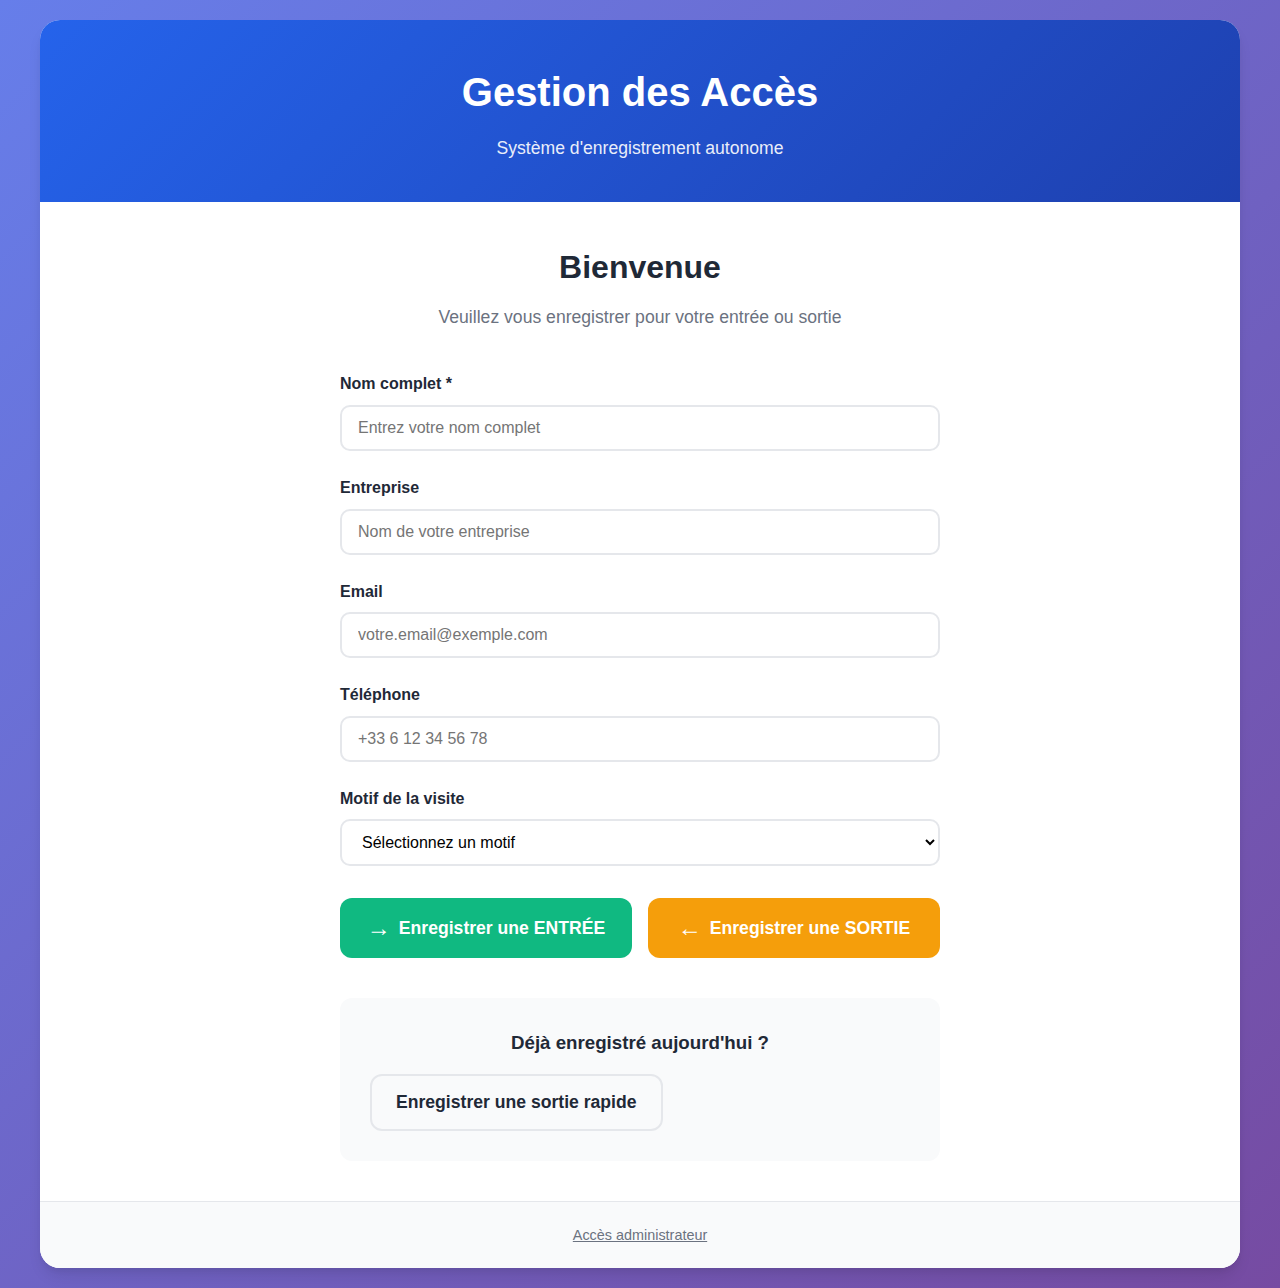
<file: index.html>
<!DOCTYPE html>
<html lang="fr">
<head>
    <meta charset="UTF-8">
    <meta name="viewport" content="width=device-width, initial-scale=1.0">
    <title>Système d'Enregistrement - Entrées/Sorties</title>
    <link rel="stylesheet" href="styles.css">
</head>
<body>
    <div class="container">
        <!-- Header -->
        <header class="header">
            <div class="logo-section">
                <h1>Gestion des Accès</h1>
                <p class="subtitle">Système d'enregistrement autonome</p>
            </div>
        </header>

        <!-- Main Content -->
        <main class="main-content">
            <!-- Visitor Registration Form -->
            <div id="registrationView" class="view active">
                <div class="welcome-message">
                    <h2>Bienvenue</h2>
                    <p>Veuillez vous enregistrer pour votre entrée ou sortie</p>
                </div>

                <form id="visitorForm" class="visitor-form">
                    <div class="form-group">
                        <label for="name">Nom complet *</label>
                        <input type="text" id="name" name="name" required placeholder="Entrez votre nom complet">
                    </div>

                    <div class="form-group">
                        <label for="company">Entreprise</label>
                        <input type="text" id="company" name="company" placeholder="Nom de votre entreprise">
                    </div>

                    <div class="form-group">
                        <label for="email">Email</label>
                        <input type="email" id="email" name="email" placeholder="votre.email@exemple.com">
                    </div>

                    <div class="form-group">
                        <label for="phone">Téléphone</label>
                        <input type="tel" id="phone" name="phone" placeholder="+33 6 12 34 56 78">
                    </div>

                    <div class="form-group">
                        <label for="visitReason">Motif de la visite</label>
                        <select id="visitReason" name="visitReason">
                            <option value="">Sélectionnez un motif</option>
                            <option value="meeting">Réunion</option>
                            <option value="delivery">Livraison</option>
                            <option value="maintenance">Maintenance</option>
                            <option value="interview">Entretien</option>
                            <option value="other">Autre</option>
                        </select>
                    </div>

                    <div class="action-buttons">
                        <button type="submit" name="action" value="entry" class="btn btn-entry">
                            <span class="btn-icon">→</span>
                            Enregistrer une ENTRÉE
                        </button>
                        <button type="submit" name="action" value="exit" class="btn btn-exit">
                            <span class="btn-icon">←</span>
                            Enregistrer une SORTIE
                        </button>
                    </div>
                </form>

                <!-- Quick Exit for returning visitors -->
                <div class="quick-exit-section">
                    <h3>Déjà enregistré aujourd'hui ?</h3>
                    <button id="quickExitBtn" class="btn btn-secondary">Enregistrer une sortie rapide</button>
                </div>
            </div>

            <!-- Success Message View -->
            <div id="successView" class="view">
                <div class="success-message">
                    <div class="success-icon">✓</div>
                    <h2 id="successTitle">Enregistrement réussi</h2>
                    <p id="successText">Votre entrée a été enregistrée</p>
                    <div class="success-details">
                        <p><strong>Nom:</strong> <span id="successName"></span></p>
                        <p><strong>Date:</strong> <span id="successDate"></span></p>
                        <p><strong>Heure:</strong> <span id="successTime"></span></p>
                    </div>
                    <button id="newEntryBtn" class="btn btn-primary">Nouvel enregistrement</button>
                </div>
            </div>

            <!-- Admin Panel -->
            <div id="adminView" class="view">
                <div class="admin-header">
                    <h2>Tableau de bord administrateur</h2>
                    <button id="closeAdminBtn" class="btn btn-secondary">Fermer</button>
                </div>

                <div class="stats-grid">
                    <div class="stat-card">
                        <h3>Présents actuellement</h3>
                        <p class="stat-number" id="currentVisitors">0</p>
                    </div>
                    <div class="stat-card">
                        <h3>Entrées aujourd'hui</h3>
                        <p class="stat-number" id="todayEntries">0</p>
                    </div>
                    <div class="stat-card">
                        <h3>Sorties aujourd'hui</h3>
                        <p class="stat-number" id="todayExits">0</p>
                    </div>
                    <div class="stat-card">
                        <h3>Total visites</h3>
                        <p class="stat-number" id="totalVisits">0</p>
                    </div>
                </div>

                <div class="visitors-section">
                    <h3>Visiteurs présents</h3>
                    <div id="currentVisitorsList" class="visitors-list"></div>
                </div>

                <div class="history-section">
                    <h3>Historique des enregistrements</h3>
                    <div class="filter-controls">
                        <input type="date" id="filterDate" class="filter-input">
                        <button id="exportBtn" class="btn btn-secondary">Exporter CSV</button>
                        <button id="clearDataBtn" class="btn btn-danger">Effacer les données</button>
                    </div>
                    <div id="historyList" class="history-list"></div>
                </div>
            </div>
        </main>

        <!-- Footer -->
        <footer class="footer">
            <button id="adminAccessBtn" class="admin-link">Accès administrateur</button>
        </footer>
    </div>

    <script src="script.js"></script>
</body>
</html>
</file>
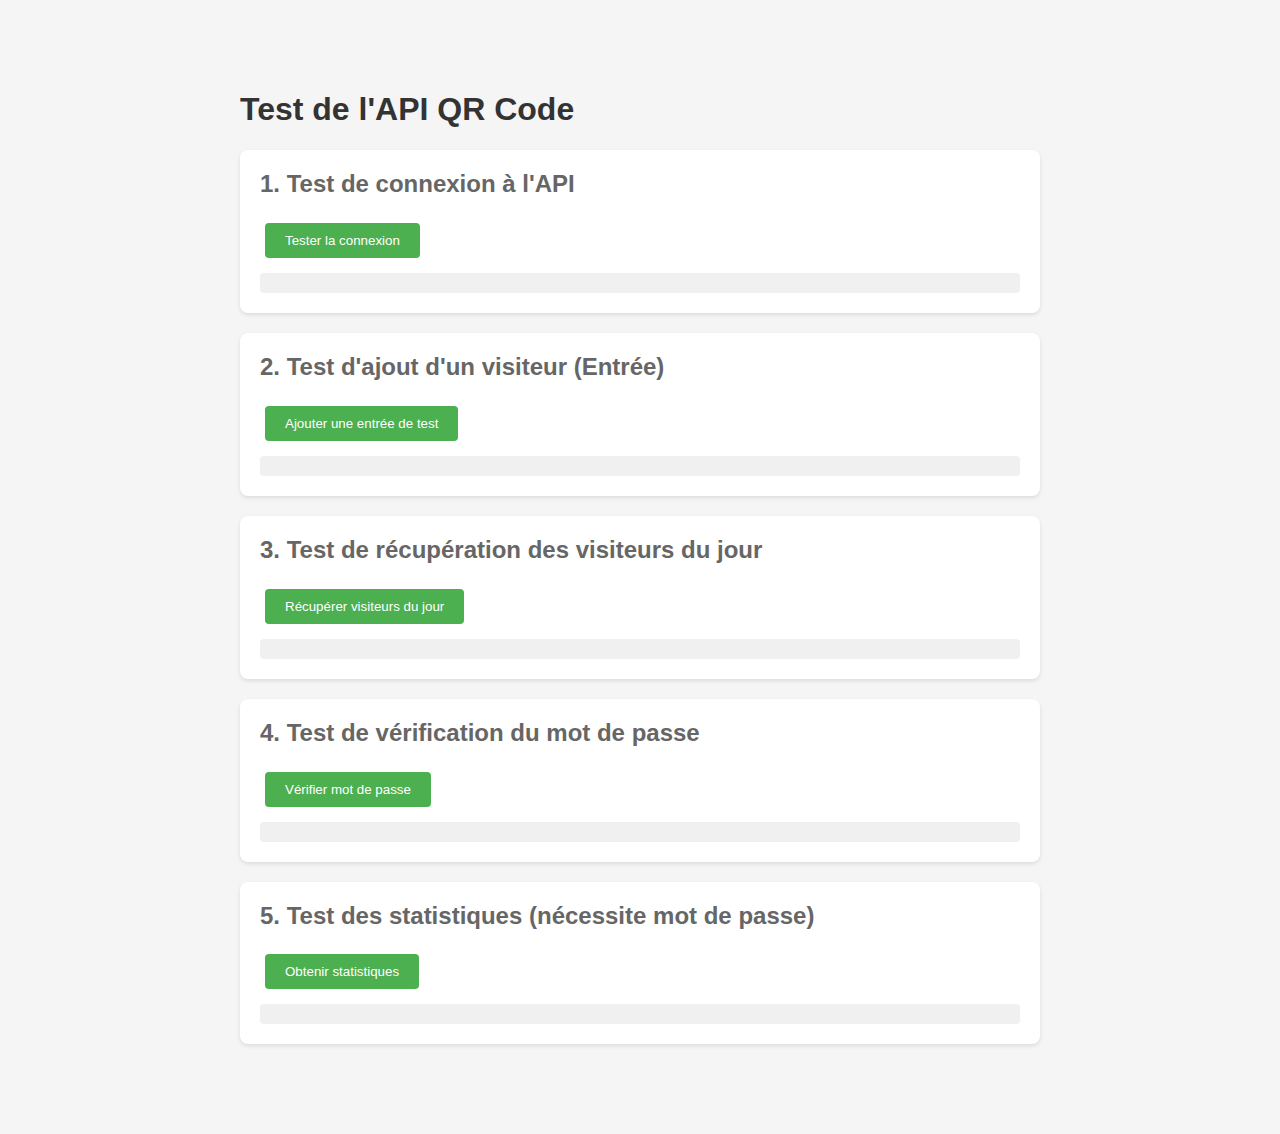
<file: test-api.html>
<!DOCTYPE html>
<html lang="fr">
<head>
    <meta charset="UTF-8">
    <meta name="viewport" content="width=device-width, initial-scale=1.0">
    <title>Test API - Système QR Code</title>
    <style>
        body {
            font-family: Arial, sans-serif;
            max-width: 800px;
            margin: 50px auto;
            padding: 20px;
            background: #f5f5f5;
        }
        .test-section {
            background: white;
            padding: 20px;
            margin: 20px 0;
            border-radius: 8px;
            box-shadow: 0 2px 4px rgba(0,0,0,0.1);
        }
        button {
            background: #4CAF50;
            color: white;
            padding: 10px 20px;
            border: none;
            border-radius: 4px;
            cursor: pointer;
            margin: 5px;
        }
        button:hover {
            background: #45a049;
        }
        .result {
            background: #f0f0f0;
            padding: 10px;
            margin-top: 10px;
            border-radius: 4px;
            white-space: pre-wrap;
            font-family: monospace;
            font-size: 12px;
        }
        .success { color: green; }
        .error { color: red; }
        h1 { color: #333; }
        h2 { color: #666; margin-top: 0; }
    </style>
</head>
<body>
    <h1>Test de l'API QR Code</h1>

    <div class="test-section">
        <h2>1. Test de connexion à l'API</h2>
        <button onclick="testConnection()">Tester la connexion</button>
        <div id="connectionResult" class="result"></div>
    </div>

    <div class="test-section">
        <h2>2. Test d'ajout d'un visiteur (Entrée)</h2>
        <button onclick="testAddEntry()">Ajouter une entrée de test</button>
        <div id="addEntryResult" class="result"></div>
    </div>

    <div class="test-section">
        <h2>3. Test de récupération des visiteurs du jour</h2>
        <button onclick="testGetToday()">Récupérer visiteurs du jour</button>
        <div id="getTodayResult" class="result"></div>
    </div>

    <div class="test-section">
        <h2>4. Test de vérification du mot de passe</h2>
        <button onclick="testPassword()">Vérifier mot de passe</button>
        <div id="passwordResult" class="result"></div>
    </div>

    <div class="test-section">
        <h2>5. Test des statistiques (nécessite mot de passe)</h2>
        <button onclick="testStats()">Obtenir statistiques</button>
        <div id="statsResult" class="result"></div>
    </div>

    <script>
        const API_URL = 'http://192.168.5.76/api.php';
        const TEST_PASSWORD = '7v5v822c';

        function displayResult(elementId, message, isError = false) {
            const element = document.getElementById(elementId);
            element.textContent = message;
            element.className = 'result ' + (isError ? 'error' : 'success');
        }

        async function testConnection() {
            try {
                const response = await fetch(API_URL + '?action=getToday');
                const data = await response.json();

                if (response.ok) {
                    displayResult('connectionResult',
                        '✓ Connexion réussie!\n\n' +
                        'Réponse du serveur:\n' +
                        JSON.stringify(data, null, 2)
                    );
                } else {
                    displayResult('connectionResult',
                        '✗ Erreur: ' + (data.error || 'Erreur inconnue'),
                        true
                    );
                }
            } catch (error) {
                displayResult('connectionResult',
                    '✗ Erreur de connexion:\n' + error.message +
                    '\n\nVérifiez que:\n' +
                    '- Le serveur Apache est démarré\n' +
                    '- L\'URL de l\'API est correcte\n' +
                    '- Les fichiers sont bien déployés',
                    true
                );
            }
        }

        async function testAddEntry() {
            try {
                const visitor = {
                    id: 'test_' + Date.now(),
                    name: 'Test Visiteur',
                    company: 'Entreprise Test',
                    email: 'test@example.com',
                    phone: '+33 6 12 34 56 78',
                    visitReason: 'meeting',
                    action: 'entry',
                    timestamp: new Date().toISOString(),
                    date: new Date().toLocaleDateString('fr-FR'),
                    time: new Date().toLocaleTimeString('fr-FR')
                };

                const response = await fetch(API_URL + '?action=add', {
                    method: 'POST',
                    headers: {
                        'Content-Type': 'application/json'
                    },
                    body: JSON.stringify(visitor)
                });

                const data = await response.json();

                if (response.ok) {
                    displayResult('addEntryResult',
                        '✓ Visiteur ajouté avec succès!\n\n' +
                        'Données envoyées:\n' +
                        JSON.stringify(visitor, null, 2) + '\n\n' +
                        'Réponse du serveur:\n' +
                        JSON.stringify(data, null, 2)
                    );
                } else {
                    displayResult('addEntryResult',
                        '✗ Erreur: ' + (data.error || 'Erreur inconnue'),
                        true
                    );
                }
            } catch (error) {
                displayResult('addEntryResult',
                    '✗ Erreur:\n' + error.message,
                    true
                );
            }
        }

        async function testGetToday() {
            try {
                const response = await fetch(API_URL + '?action=getToday');
                const data = await response.json();

                if (response.ok) {
                    displayResult('getTodayResult',
                        '✓ Données récupérées!\n\n' +
                        'Nombre de visiteurs aujourd\'hui: ' + data.visitors.length + '\n\n' +
                        JSON.stringify(data, null, 2)
                    );
                } else {
                    displayResult('getTodayResult',
                        '✗ Erreur: ' + (data.error || 'Erreur inconnue'),
                        true
                    );
                }
            } catch (error) {
                displayResult('getTodayResult',
                    '✗ Erreur:\n' + error.message,
                    true
                );
            }
        }

        async function testPassword() {
            try {
                const response = await fetch(API_URL + '?action=verifyPassword', {
                    method: 'POST',
                    headers: {
                        'Content-Type': 'application/json'
                    },
                    body: JSON.stringify({ password: TEST_PASSWORD })
                });

                const data = await response.json();

                if (response.ok) {
                    if (data.valid) {
                        displayResult('passwordResult',
                            '✓ Mot de passe valide!\n\n' +
                            'Le mot de passe "' + TEST_PASSWORD + '" est correct.'
                        );
                    } else {
                        displayResult('passwordResult',
                            '✗ Mot de passe invalide!\n\n' +
                            'Le mot de passe "' + TEST_PASSWORD + '" est incorrect.',
                            true
                        );
                    }
                } else {
                    displayResult('passwordResult',
                        '✗ Erreur: ' + (data.error || 'Erreur inconnue'),
                        true
                    );
                }
            } catch (error) {
                displayResult('passwordResult',
                    '✗ Erreur:\n' + error.message,
                    true
                );
            }
        }

        async function testStats() {
            try {
                const response = await fetch(API_URL + '?action=stats', {
                    method: 'GET',
                    headers: {
                        'X-Admin-Password': TEST_PASSWORD
                    }
                });

                const data = await response.json();

                if (response.ok) {
                    displayResult('statsResult',
                        '✓ Statistiques récupérées!\n\n' +
                        'Total de visites: ' + data.total + '\n' +
                        'Entrées aujourd\'hui: ' + data.todayEntries + '\n' +
                        'Sorties aujourd\'hui: ' + data.todayExits + '\n\n' +
                        JSON.stringify(data, null, 2)
                    );
                } else {
                    displayResult('statsResult',
                        '✗ Erreur: ' + (data.error || 'Erreur inconnue'),
                        true
                    );
                }
            } catch (error) {
                displayResult('statsResult',
                    '✗ Erreur:\n' + error.message,
                    true
                );
            }
        }
    </script>
</body>
</html>
</file>
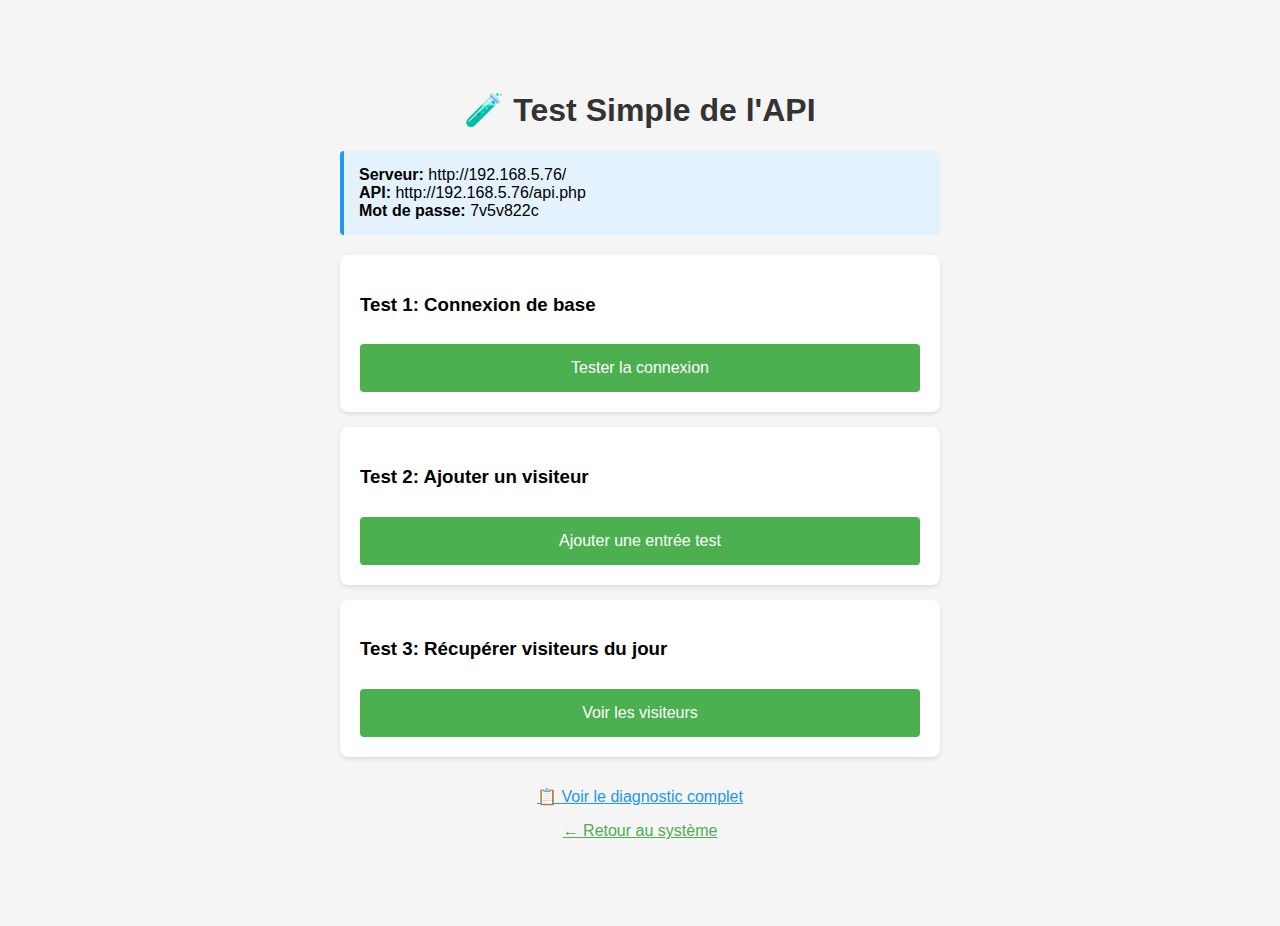
<file: test-simple.html>
<!DOCTYPE html>
<html lang="fr">
<head>
    <meta charset="UTF-8">
    <meta name="viewport" content="width=device-width, initial-scale=1.0">
    <title>Test Simple API</title>
    <style>
        body {
            font-family: Arial, sans-serif;
            max-width: 600px;
            margin: 50px auto;
            padding: 20px;
            background: #f5f5f5;
        }
        .test {
            background: white;
            padding: 20px;
            margin: 15px 0;
            border-radius: 8px;
            box-shadow: 0 2px 4px rgba(0,0,0,0.1);
        }
        button {
            width: 100%;
            background: #4CAF50;
            color: white;
            padding: 15px;
            border: none;
            border-radius: 4px;
            cursor: pointer;
            font-size: 16px;
            margin-top: 10px;
        }
        button:hover { background: #45a049; }
        .result {
            background: #f9f9f9;
            padding: 15px;
            margin-top: 15px;
            border-radius: 4px;
            border-left: 4px solid #4CAF50;
            white-space: pre-wrap;
            word-wrap: break-word;
            font-family: monospace;
            font-size: 13px;
        }
        .error {
            border-left-color: #f44336;
            background: #ffebee;
        }
        h1 { color: #333; text-align: center; }
        .info {
            background: #e3f2fd;
            padding: 15px;
            border-radius: 4px;
            border-left: 4px solid #2196F3;
            margin-bottom: 20px;
        }
    </style>
</head>
<body>
    <h1>🧪 Test Simple de l'API</h1>

    <div class="info">
        <strong>Serveur:</strong> http://192.168.5.76/<br>
        <strong>API:</strong> http://192.168.5.76/api.php<br>
        <strong>Mot de passe:</strong> 7v5v822c
    </div>

    <div class="test">
        <h3>Test 1: Connexion de base</h3>
        <button onclick="test1()">Tester la connexion</button>
        <div id="result1"></div>
    </div>

    <div class="test">
        <h3>Test 2: Ajouter un visiteur</h3>
        <button onclick="test2()">Ajouter une entrée test</button>
        <div id="result2"></div>
    </div>

    <div class="test">
        <h3>Test 3: Récupérer visiteurs du jour</h3>
        <button onclick="test3()">Voir les visiteurs</button>
        <div id="result3"></div>
    </div>

    <script>
        const API = 'http://192.168.5.76/api.php';

        function showResult(id, text, isError = false) {
            const el = document.getElementById(id);
            el.textContent = text;
            el.className = 'result' + (isError ? ' error' : '');
        }

        async function test1() {
            showResult('result1', '⏳ Test en cours...');
            try {
                const response = await fetch(API + '?action=getToday');
                const text = await response.text();

                showResult('result1',
                    `✅ SUCCÈS!\n\n` +
                    `Status: ${response.status}\n` +
                    `Réponse:\n${text}`
                );
            } catch (error) {
                showResult('result1',
                    `❌ ERREUR!\n\n` +
                    `${error.message}\n\n` +
                    `Vérifiez que:\n` +
                    `1. Le serveur Apache est démarré\n` +
                    `2. Les fichiers sont bien sur le serveur\n` +
                    `3. L'URL est accessible: ${API}`,
                    true
                );
            }
        }

        async function test2() {
            showResult('result2', '⏳ Ajout en cours...');
            try {
                const visitor = {
                    id: 'test_' + Date.now(),
                    name: 'Test Utilisateur',
                    company: 'Société Test',
                    email: 'test@example.com',
                    phone: '06 12 34 56 78',
                    visitReason: 'meeting',
                    action: 'entry',
                    timestamp: new Date().toISOString(),
                    date: new Date().toLocaleDateString('fr-FR'),
                    time: new Date().toLocaleTimeString('fr-FR')
                };

                const response = await fetch(API + '?action=add', {
                    method: 'POST',
                    headers: { 'Content-Type': 'application/json' },
                    body: JSON.stringify(visitor)
                });

                const data = await response.json();

                if (response.ok) {
                    showResult('result2',
                        `✅ Visiteur ajouté!\n\n` +
                        `Nom: ${visitor.name}\n` +
                        `Heure: ${visitor.time}\n\n` +
                        `Réponse serveur:\n${JSON.stringify(data, null, 2)}`
                    );
                } else {
                    showResult('result2',
                        `❌ Erreur: ${data.error || 'Inconnue'}`,
                        true
                    );
                }
            } catch (error) {
                showResult('result2',
                    `❌ ERREUR!\n\n${error.message}`,
                    true
                );
            }
        }

        async function test3() {
            showResult('result3', '⏳ Chargement...');
            try {
                const response = await fetch(API + '?action=getToday');
                const data = await response.json();

                if (response.ok) {
                    const count = data.visitors.length;
                    const visitorsText = count > 0
                        ? data.visitors.map((v, i) =>
                            `${i+1}. ${v.name} (${v.action === 'entry' ? 'ENTRÉE' : 'SORTIE'}) - ${v.time}`
                          ).join('\n')
                        : 'Aucun visiteur aujourd\'hui';

                    showResult('result3',
                        `✅ ${count} visiteur(s) aujourd'hui\n\n` +
                        visitorsText
                    );
                } else {
                    showResult('result3',
                        `❌ Erreur: ${data.error || 'Inconnue'}`,
                        true
                    );
                }
            } catch (error) {
                showResult('result3',
                    `❌ ERREUR!\n\n${error.message}`,
                    true
                );
            }
        }
    </script>

    <div style="text-align: center; margin-top: 30px;">
        <p><a href="diagnostic.php" style="color: #2196F3;">📋 Voir le diagnostic complet</a></p>
        <p><a href="index.html" style="color: #4CAF50;">← Retour au système</a></p>
    </div>
</body>
</html>
</file>
<file: styles.css>
/* Variables CSS */
:root {
    --primary-color: #2563eb;
    --primary-hover: #1d4ed8;
    --success-color: #10b981;
    --danger-color: #ef4444;
    --warning-color: #f59e0b;
    --text-dark: #1f2937;
    --text-light: #6b7280;
    --bg-light: #f9fafb;
    --bg-white: #ffffff;
    --border-color: #e5e7eb;
    --shadow: 0 1px 3px 0 rgba(0, 0, 0, 0.1), 0 1px 2px 0 rgba(0, 0, 0, 0.06);
    --shadow-lg: 0 10px 15px -3px rgba(0, 0, 0, 0.1), 0 4px 6px -2px rgba(0, 0, 0, 0.05);
}

/* Reset et base */
* {
    margin: 0;
    padding: 0;
    box-sizing: border-box;
}

body {
    font-family: -apple-system, BlinkMacSystemFont, 'Segoe UI', Roboto, 'Helvetica Neue', Arial, sans-serif;
    background: linear-gradient(135deg, #667eea 0%, #764ba2 100%);
    min-height: 100vh;
    color: var(--text-dark);
    line-height: 1.6;
    padding: 20px;
}

/* Container principal */
.container {
    max-width: 1200px;
    margin: 0 auto;
    background: var(--bg-white);
    border-radius: 20px;
    box-shadow: var(--shadow-lg);
    overflow: hidden;
}

/* Header */
.header {
    background: linear-gradient(135deg, var(--primary-color) 0%, #1e40af 100%);
    color: white;
    padding: 40px;
    text-align: center;
}

.logo-section h1 {
    font-size: 2.5rem;
    font-weight: 700;
    margin-bottom: 10px;
}

.subtitle {
    font-size: 1.1rem;
    opacity: 0.9;
}

/* Main content */
.main-content {
    padding: 40px;
    min-height: 500px;
}

/* Views */
.view {
    display: none;
    animation: fadeIn 0.3s ease-in;
}

.view.active {
    display: block;
}

@keyframes fadeIn {
    from {
        opacity: 0;
        transform: translateY(10px);
    }
    to {
        opacity: 1;
        transform: translateY(0);
    }
}

/* Welcome message */
.welcome-message {
    text-align: center;
    margin-bottom: 40px;
}

.welcome-message h2 {
    font-size: 2rem;
    color: var(--text-dark);
    margin-bottom: 10px;
}

.welcome-message p {
    color: var(--text-light);
    font-size: 1.1rem;
}

/* Formulaire */
.visitor-form {
    max-width: 600px;
    margin: 0 auto;
}

.form-group {
    margin-bottom: 24px;
}

.form-group label {
    display: block;
    font-weight: 600;
    margin-bottom: 8px;
    color: var(--text-dark);
}

.form-group input,
.form-group select {
    width: 100%;
    padding: 12px 16px;
    border: 2px solid var(--border-color);
    border-radius: 10px;
    font-size: 1rem;
    transition: all 0.3s ease;
    background: var(--bg-white);
}

.form-group input:focus,
.form-group select:focus {
    outline: none;
    border-color: var(--primary-color);
    box-shadow: 0 0 0 3px rgba(37, 99, 235, 0.1);
}

/* Boutons d'action */
.action-buttons {
    display: grid;
    grid-template-columns: 1fr 1fr;
    gap: 16px;
    margin-top: 32px;
}

.btn {
    padding: 16px 24px;
    border: none;
    border-radius: 12px;
    font-size: 1.1rem;
    font-weight: 600;
    cursor: pointer;
    transition: all 0.3s ease;
    display: flex;
    align-items: center;
    justify-content: center;
    gap: 8px;
}

.btn-entry {
    background: var(--success-color);
    color: white;
}

.btn-entry:hover {
    background: #059669;
    transform: translateY(-2px);
    box-shadow: var(--shadow-lg);
}

.btn-exit {
    background: var(--warning-color);
    color: white;
}

.btn-exit:hover {
    background: #d97706;
    transform: translateY(-2px);
    box-shadow: var(--shadow-lg);
}

.btn-primary {
    background: var(--primary-color);
    color: white;
}

.btn-primary:hover {
    background: var(--primary-hover);
    transform: translateY(-2px);
    box-shadow: var(--shadow-lg);
}

.btn-secondary {
    background: var(--bg-light);
    color: var(--text-dark);
    border: 2px solid var(--border-color);
}

.btn-secondary:hover {
    background: var(--border-color);
}

.btn-danger {
    background: var(--danger-color);
    color: white;
}

.btn-danger:hover {
    background: #dc2626;
}

.btn-icon {
    font-size: 1.5rem;
    font-weight: bold;
}

/* Section sortie rapide */
.quick-exit-section {
    max-width: 600px;
    margin: 40px auto 0;
    padding: 30px;
    background: var(--bg-light);
    border-radius: 12px;
    text-align: center;
}

.quick-exit-section h3 {
    margin-bottom: 16px;
    color: var(--text-dark);
}

/* Message de succès */
.success-message {
    max-width: 500px;
    margin: 60px auto;
    text-align: center;
}

.success-icon {
    width: 100px;
    height: 100px;
    background: var(--success-color);
    color: white;
    border-radius: 50%;
    display: flex;
    align-items: center;
    justify-content: center;
    font-size: 3rem;
    margin: 0 auto 30px;
    animation: scaleIn 0.5s ease;
}

@keyframes scaleIn {
    from {
        transform: scale(0);
    }
    to {
        transform: scale(1);
    }
}

.success-message h2 {
    font-size: 2rem;
    color: var(--text-dark);
    margin-bottom: 16px;
}

.success-details {
    background: var(--bg-light);
    padding: 24px;
    border-radius: 12px;
    margin: 24px 0;
    text-align: left;
}

.success-details p {
    margin: 8px 0;
    font-size: 1.1rem;
}

/* Admin panel */
.admin-header {
    display: flex;
    justify-content: space-between;
    align-items: center;
    margin-bottom: 32px;
}

.admin-header h2 {
    font-size: 1.8rem;
    color: var(--text-dark);
}

/* Statistiques */
.stats-grid {
    display: grid;
    grid-template-columns: repeat(auto-fit, minmax(200px, 1fr));
    gap: 20px;
    margin-bottom: 40px;
}

.stat-card {
    background: var(--bg-light);
    padding: 24px;
    border-radius: 12px;
    text-align: center;
    border: 2px solid var(--border-color);
}

.stat-card h3 {
    font-size: 0.9rem;
    color: var(--text-light);
    margin-bottom: 12px;
    text-transform: uppercase;
    letter-spacing: 0.5px;
}

.stat-number {
    font-size: 2.5rem;
    font-weight: 700;
    color: var(--primary-color);
}

/* Sections des visiteurs */
.visitors-section,
.history-section {
    margin-bottom: 40px;
}

.visitors-section h3,
.history-section h3 {
    font-size: 1.4rem;
    margin-bottom: 20px;
    color: var(--text-dark);
}

/* Carte visiteur */
.visitor-card {
    background: white;
    border: 2px solid var(--border-color);
    border-radius: 12px;
    padding: 20px;
    margin-bottom: 12px;
    transition: all 0.3s ease;
}

.visitor-card:hover {
    border-color: var(--primary-color);
    box-shadow: var(--shadow);
}

.visitor-info {
    display: flex;
    align-items: center;
    gap: 12px;
    margin-bottom: 8px;
}

.visitor-info strong {
    font-size: 1.1rem;
    color: var(--text-dark);
}

.company {
    color: var(--text-light);
    font-size: 0.9rem;
}

.visitor-meta {
    display: flex;
    gap: 16px;
    font-size: 0.9rem;
    color: var(--text-light);
}

.reason {
    background: var(--primary-color);
    color: white;
    padding: 2px 8px;
    border-radius: 6px;
    font-size: 0.8rem;
}

/* Contrôles de filtrage */
.filter-controls {
    display: flex;
    gap: 12px;
    margin-bottom: 20px;
    flex-wrap: wrap;
}

.filter-input {
    padding: 10px 16px;
    border: 2px solid var(--border-color);
    border-radius: 8px;
    font-size: 1rem;
}

/* Historique */
.history-list {
    max-height: 500px;
    overflow-y: auto;
}

.history-item {
    background: white;
    border: 2px solid var(--border-color);
    border-radius: 10px;
    padding: 16px;
    margin-bottom: 10px;
    border-left-width: 4px;
}

.history-item.entry {
    border-left-color: var(--success-color);
}

.history-item.exit {
    border-left-color: var(--warning-color);
}

.history-main {
    display: flex;
    align-items: center;
    gap: 12px;
    margin-bottom: 8px;
    flex-wrap: wrap;
}

.action-badge {
    padding: 4px 12px;
    border-radius: 6px;
    font-size: 0.75rem;
    font-weight: 700;
    color: white;
}

.action-badge.entry {
    background: var(--success-color);
}

.action-badge.exit {
    background: var(--warning-color);
}

.history-meta {
    display: flex;
    gap: 16px;
    font-size: 0.9rem;
    color: var(--text-light);
    flex-wrap: wrap;
}

/* Messages vides */
.empty-message {
    text-align: center;
    padding: 40px;
    color: var(--text-light);
    font-style: italic;
}

/* Footer */
.footer {
    background: var(--bg-light);
    padding: 20px;
    text-align: center;
    border-top: 1px solid var(--border-color);
}

.admin-link {
    background: none;
    border: none;
    color: var(--text-light);
    cursor: pointer;
    font-size: 0.9rem;
    text-decoration: underline;
}

.admin-link:hover {
    color: var(--primary-color);
}

/* Responsive */
@media (max-width: 768px) {
    body {
        padding: 10px;
    }

    .header {
        padding: 30px 20px;
    }

    .logo-section h1 {
        font-size: 1.8rem;
    }

    .main-content {
        padding: 20px;
    }

    .action-buttons {
        grid-template-columns: 1fr;
    }

    .stats-grid {
        grid-template-columns: 1fr 1fr;
    }

    .filter-controls {
        flex-direction: column;
    }

    .filter-input,
    .filter-controls .btn {
        width: 100%;
    }

    .admin-header {
        flex-direction: column;
        gap: 16px;
        align-items: stretch;
    }
}

@media (max-width: 480px) {
    .stats-grid {
        grid-template-columns: 1fr;
    }
}

/* Scrollbar personnalisée */
.history-list::-webkit-scrollbar {
    width: 8px;
}

.history-list::-webkit-scrollbar-track {
    background: var(--bg-light);
    border-radius: 10px;
}

.history-list::-webkit-scrollbar-thumb {
    background: var(--border-color);
    border-radius: 10px;
}

.history-list::-webkit-scrollbar-thumb:hover {
    background: var(--text-light);
}

/* Animations de chargement */
@keyframes pulse {
    0%, 100% {
        opacity: 1;
    }
    50% {
        opacity: 0.5;
    }
}

.loading {
    animation: pulse 2s cubic-bezier(0.4, 0, 0.6, 1) infinite;
}
</file>
